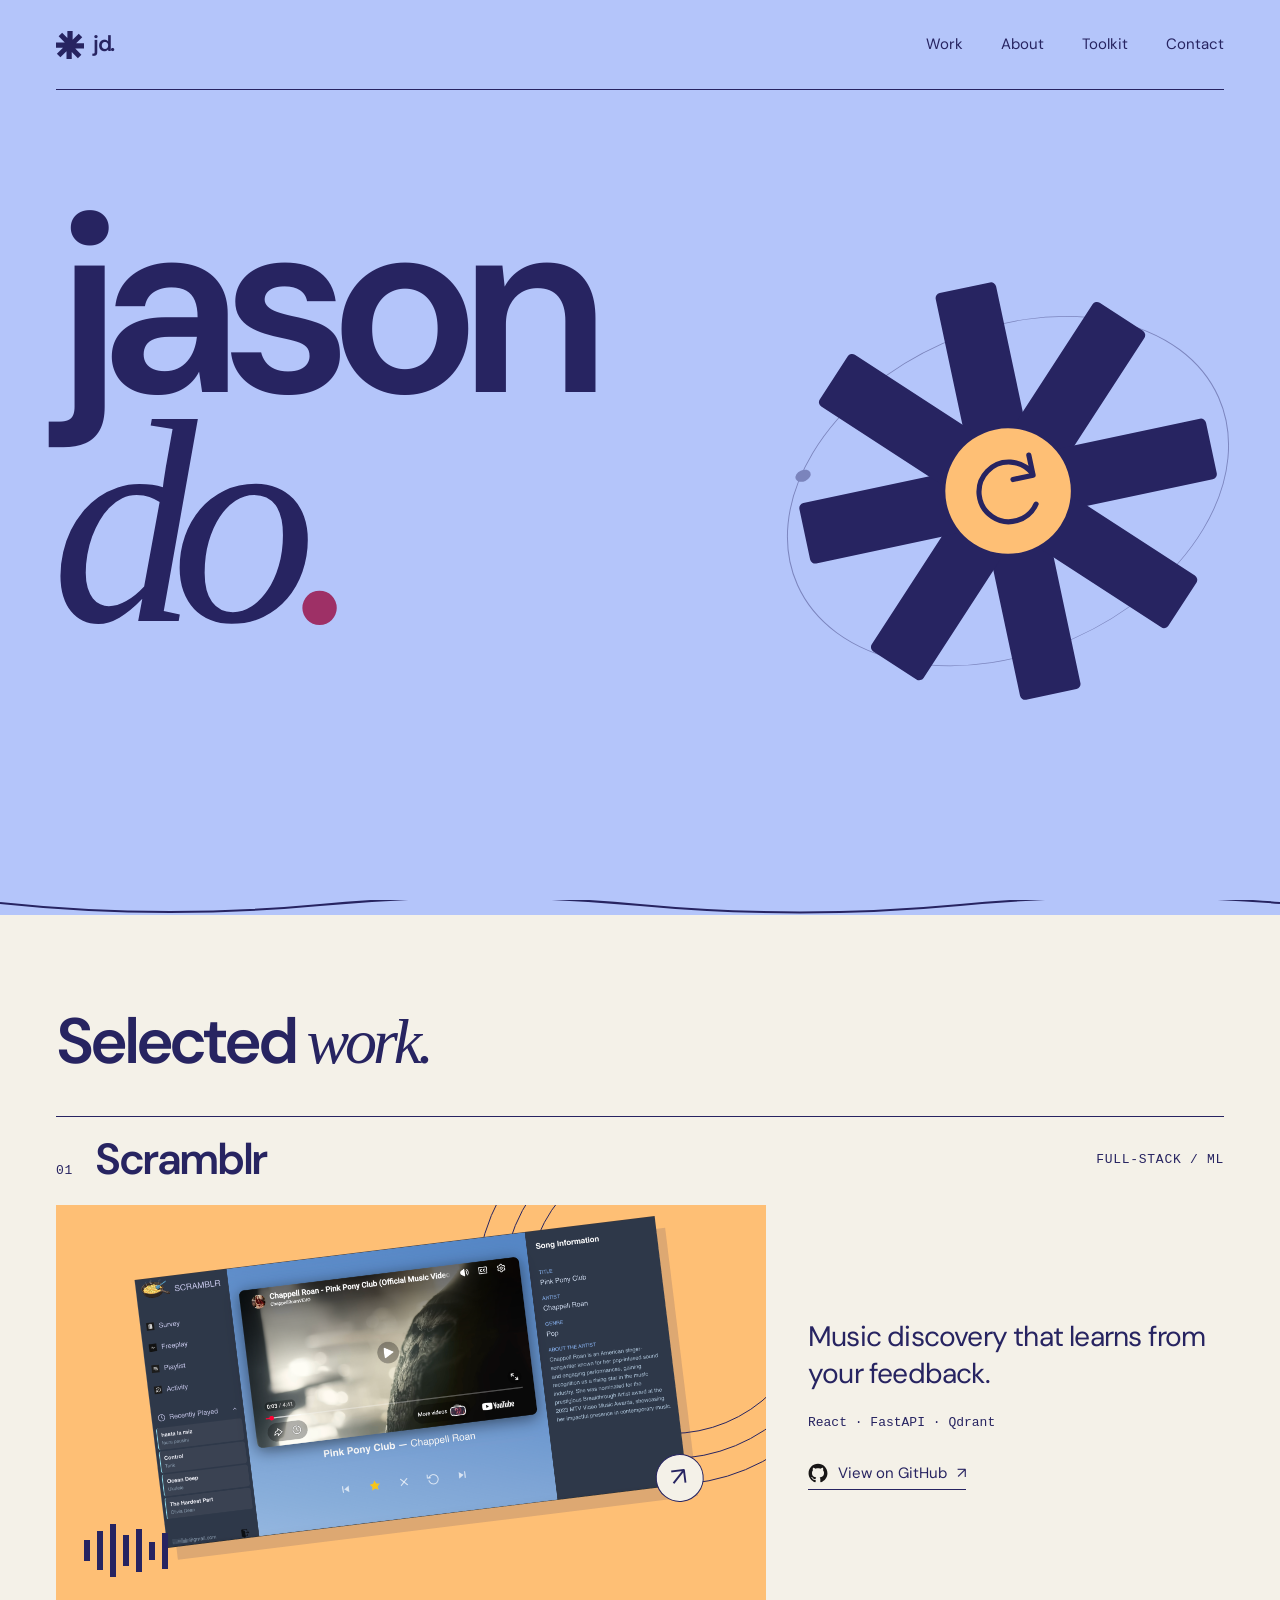
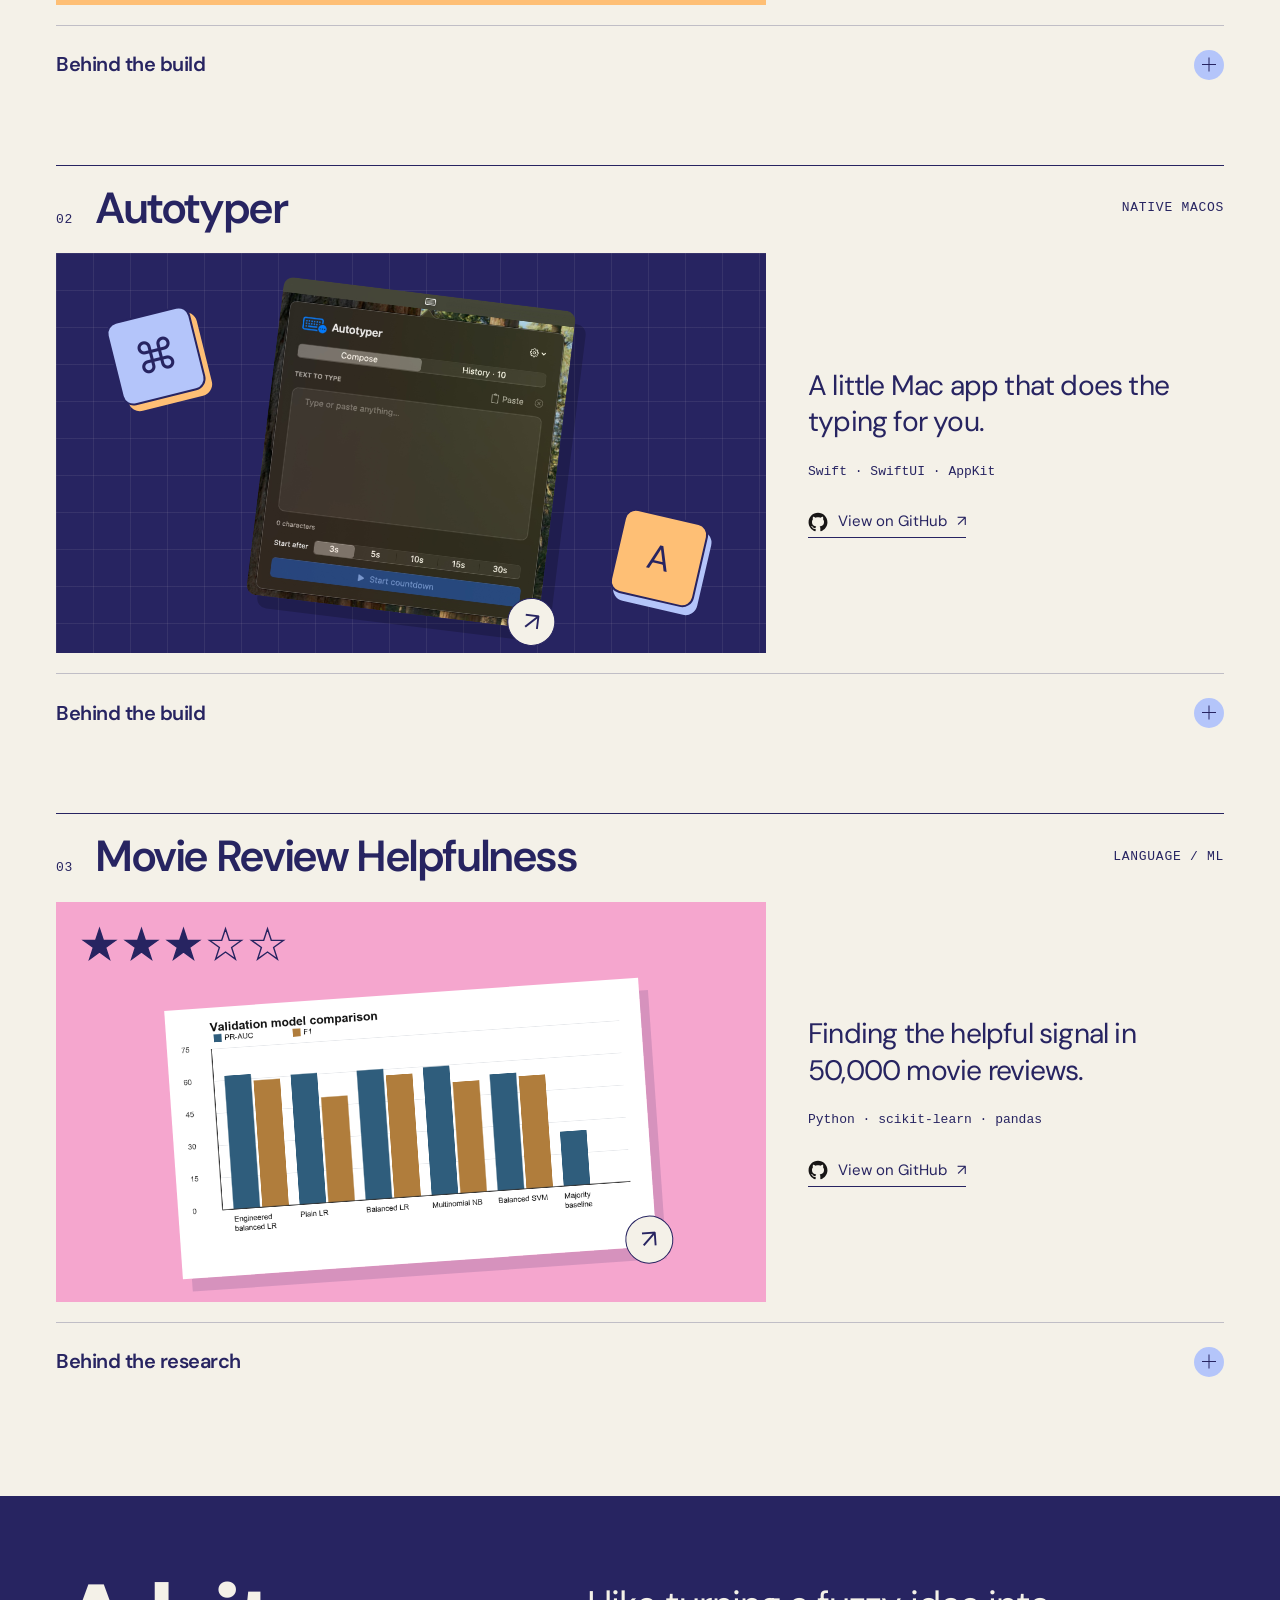
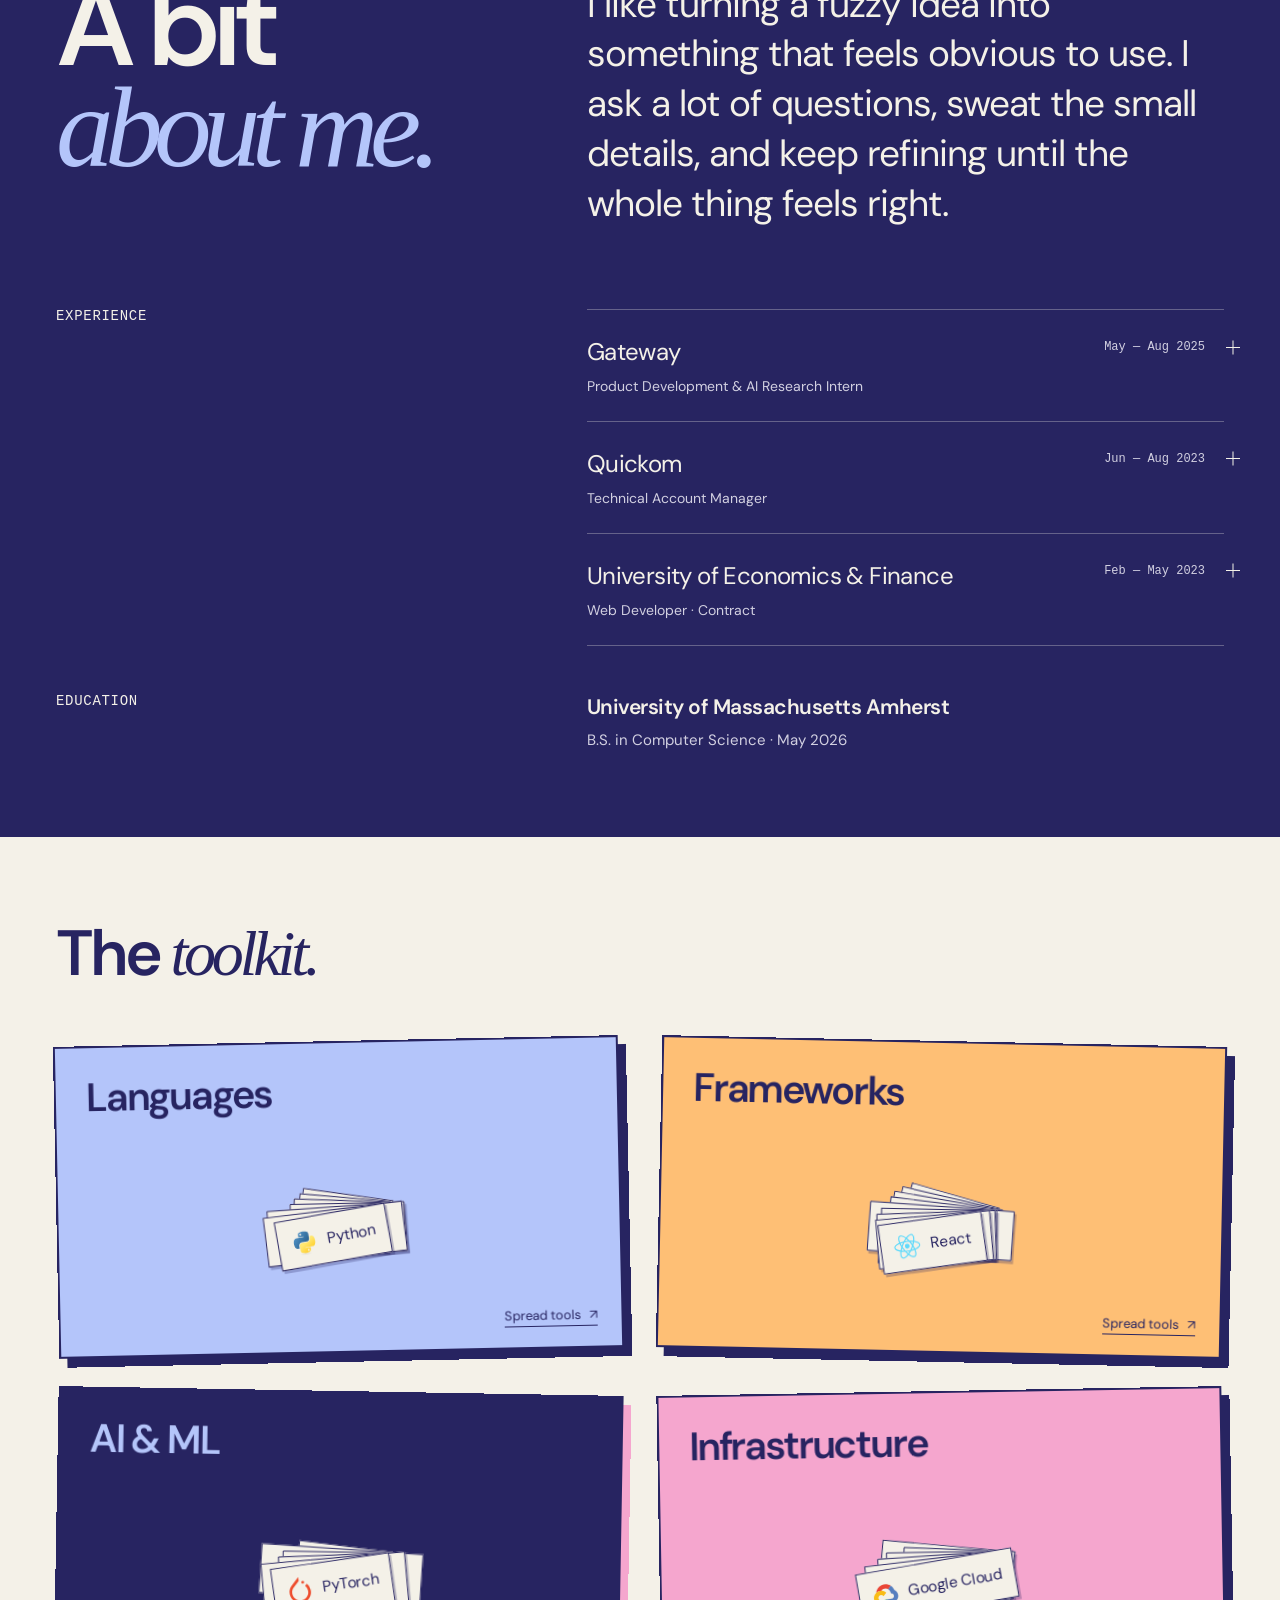
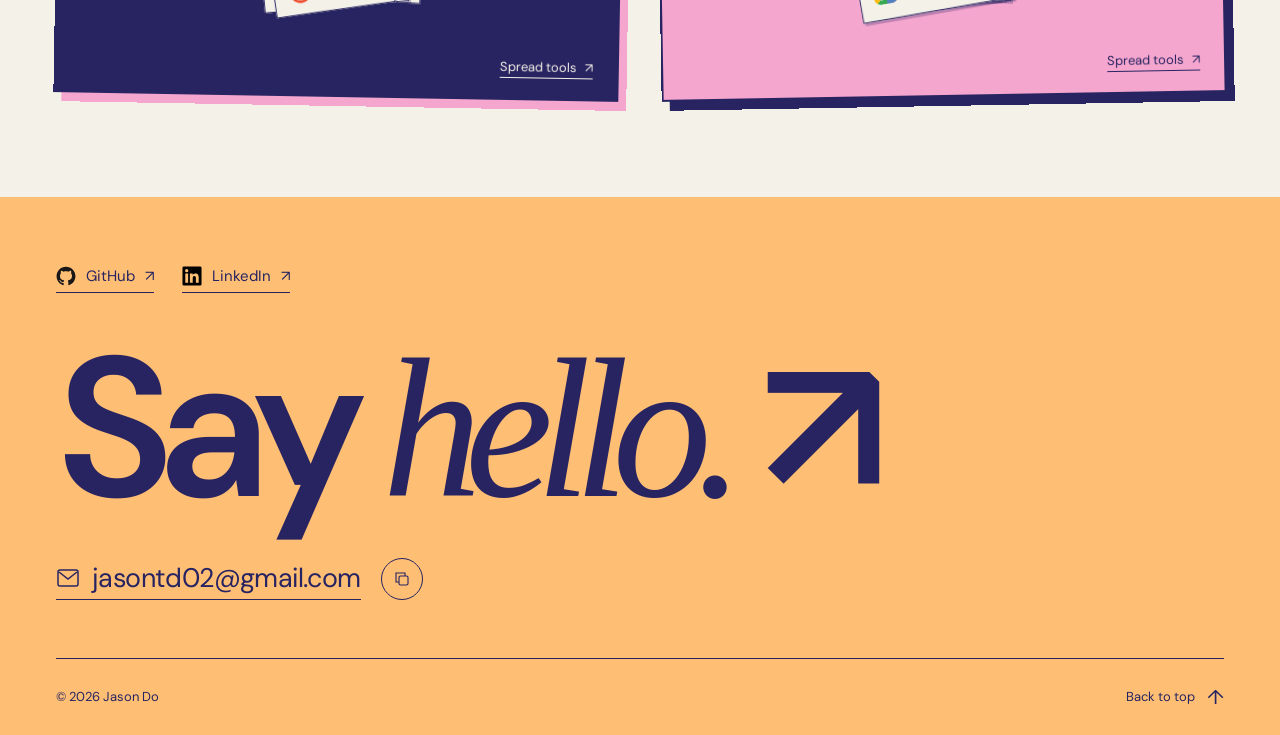
<file: index.html>
<!doctype html>
<html lang="en">
  <head>
    <meta charset="UTF-8" />
    <meta name="viewport" content="width=device-width, initial-scale=1" />
    <meta name="theme-color" content="#b4c5fa" />
    <meta
      name="description"
      content="Jason Do is a software engineer in Boston. Explore his work in full-stack applications, native macOS tools, and machine learning."
    />
    <meta property="og:title" content="Jason Do" />
    <meta
      property="og:description"
      content="Full-stack applications, native Mac tools, and machine learning. Selected work and experience."
    />
    <meta property="og:type" content="website" />
    <meta property="og:url" content="https://wavepin.github.io/" />
    <meta
      property="og:image"
      content="https://wavepin.github.io/assets/social-card.png"
    />
    <meta name="twitter:card" content="summary_large_image" />
    <link rel="canonical" href="https://wavepin.github.io/" />
    <link rel="icon" href="assets/favicon.svg" type="image/svg+xml" />
    <link
      rel="preload"
      href="assets/fonts/dm-sans-regular.ttf"
      as="font"
      type="font/ttf"
      crossorigin
    />
    <link
      rel="preload"
      href="assets/fonts/dm-sans-semibold.ttf"
      as="font"
      type="font/ttf"
      crossorigin
    />
    <link rel="stylesheet" href="styles.css" />
    <script src="script.js" defer></script>
    <title>Jason Do</title>
  </head>
  <body>
    <a class="skip-link" href="#main">Skip to content</a>
    <div class="masthead" id="home">
      <header class="wrap nav-shell">
        <a class="wordmark" href="#home" aria-label="Jason Do, back to top">
          <svg viewBox="0 0 32 32" aria-hidden="true">
            <path
              d="M13 0h6v10l7-7 4 4-7 7h9v6H22l7 7-4 4-7-7v8h-6v-9l-7 7-4-4 7-7H0v-6h10L3 6l4-4 6 6z"
              fill="currentColor"
            /></svg
          >jd.
        </a>
        <nav aria-label="Main navigation">
          <a href="#work">Work</a><a href="#about">About</a
          ><a href="#toolkit">Toolkit</a><a href="#contact">Contact</a>
        </nav>
      </header>
    </div>
    <main id="main">
      <div class="masthead">
        <section class="hero wrap" aria-labelledby="intro-title">
          <div class="hero-composition">
            <h1 class="hero-name" id="intro-title" aria-label="Jason Do">
              <span class="name-first" aria-hidden="true"
                ><span class="name-letter"><span class="name-glyph">j</span></span
                ><span class="name-letter"><span class="name-glyph">a</span></span
                ><span class="name-letter"><span class="name-glyph">s</span></span
                ><span class="name-letter"><span class="name-glyph">o</span></span
                ><span class="name-letter"><span class="name-glyph">n</span></span></span
              >
              <span class="name-last" aria-hidden="true"
                ><span class="name-letter"><span class="name-glyph">d</span></span
                ><span class="name-letter"><span class="name-glyph">o</span></span
                ><span class="name-letter name-dot"><span class="name-glyph">.</span></span></span
              >
            </h1>
            <div class="playground">
              <span class="orbit" aria-hidden="true"></span>
              <button
                class="spinner"
                type="button"
                aria-label="Spin and change colors. Current palette: Blue"
                disabled
              >
                <svg viewBox="0 0 420 420" fill="none" aria-hidden="true">
                  <g class="asterisk">
                    <rect x="180" y="8" width="60" height="404" rx="5" />
                    <rect
                      x="180"
                      y="8"
                      width="60"
                      height="404"
                      rx="5"
                      transform="rotate(45 210 210)"
                    />
                    <rect
                      x="180"
                      y="8"
                      width="60"
                      height="404"
                      rx="5"
                      transform="rotate(90 210 210)"
                    />
                    <rect
                      x="180"
                      y="8"
                      width="60"
                      height="404"
                      rx="5"
                      transform="rotate(135 210 210)"
                    />
                  </g>
                  <circle class="spinner-center" cx="210" cy="210" r="61" />
                  <path
                    class="spinner-mark"
                    d="M237 199a29 29 0 1 0-3 29M237 180v20h-20"
                  />
                </svg>
              </button>
            </div>
          </div>
        </section>
      </div>
      <div class="hero-stroke" aria-hidden="true">
        <svg preserveAspectRatio="none" viewBox="0 0 1440 15">
          <path
            d="M0 3Q180 20 360 5T720 5T1080 5T1440 3"
            stroke="currentColor"
            fill="none"
            stroke-width="2"
          />
        </svg>
      </div>

      <section id="work" class="work wrap" aria-labelledby="work-title">
        <div class="section-heading reveal">
          <h2 id="work-title">Selected <em>work.</em></h2>
        </div>
        <article class="project reveal" aria-labelledby="scramblr-title">
          <div class="project-heading">
            <div class="project-title">
              <span class="mono">01</span>
              <h3 id="scramblr-title">Scramblr</h3>
            </div>
            <span class="mono">Full-stack / ML</span>
          </div>
          <div class="project-grid">
            <div class="project-stage stage-scramblr">
              <span class="stage-orbit" aria-hidden="true"></span
              ><span class="sound-lines" aria-hidden="true"
                ><i style="--height: 14px; --delay: 0s"></i
                ><i style="--height: 26px; --delay: 0.1s"></i
                ><i style="--height: 35px; --delay: 0.2s"></i
                ><i style="--height: 21px; --delay: 0.3s"></i
                ><i style="--height: 29px; --delay: 0.1s"></i
                ><i style="--height: 12px; --delay: 0.2s"></i
                ><i style="--height: 24px; --delay: 0.3s"></i
              ></span>
              <a
                class="project-preview"
                href="assets/images/scramblr.png"
                data-preview="Scramblr"
                aria-label="Enlarge Scramblr screenshot"
                ><img
                  src="assets/images/scramblr.png"
                  alt="Scramblr music player with listening history, song information, and feedback controls"
                  width="2000"
                  height="1030"
                  loading="lazy"
                  decoding="async"
              /></a>
            </div>
            <div class="project-copy">
              <p class="project-description">
                Music discovery that learns from your feedback.
              </p>
              <p class="tech-list">React · FastAPI · Qdrant</p>
              <a
                class="text-link"
                href="https://github.com/wavepin/scramblr-lite"
                target="_blank"
                rel="noopener noreferrer"
                ><img
                  class="link-icon"
                  src="assets/icons/github.svg"
                  alt=""
                  width="20"
                  height="20"
                />View on GitHub <span aria-hidden="true">↗</span></a
              >
            </div>
            <details class="project-notes">
              <summary>
                <h4>Behind the build</h4>
                <span class="plus" aria-hidden="true"></span>
              </summary>
              <div class="details-body">
                <p>
                  Discover music beyond your usual rotation, starting with
                  songs you already enjoy. Listen through the built-in YouTube
                  player, revisit your listening history, and shape upcoming
                  recommendations with likes and dislikes.
                </p>
                <p>
                  Co-developed in a seven-person team, the original app pairs
                  a React frontend with Firebase authentication and storage.
                  A Node.js/Express API coordinates playback metadata and
                  recommendations, while a separate Python service uses CLAP
                  audio embeddings and Qdrant vector search to find similar songs.
                </p>
              </div>
            </details>
          </div>
        </article>
        <article class="project reveal" aria-labelledby="autotyper-title">
          <div class="project-heading">
            <div class="project-title">
              <span class="mono">02</span>
              <h3 id="autotyper-title">Autotyper</h3>
            </div>
            <span class="mono">Native macOS</span>
          </div>
          <div class="project-grid">
            <div class="project-stage stage-autotyper">
              <button
                class="keyboard-key"
                type="button"
                aria-label="Bounce the Command key"
              >
                <span class="key-face" aria-hidden="true">⌘</span>
              </button>
              <button
                class="keyboard-key key-a"
                type="button"
                aria-label="Bounce the A key"
              >
                <span class="key-face" aria-hidden="true">A</span>
              </button>
              <a
                class="project-preview"
                href="assets/images/autotyper.jpeg"
                data-preview="Autotyper"
                aria-label="Enlarge Autotyper screenshot"
                ><img
                  src="assets/images/autotyper.jpeg"
                  alt="Autotyper macOS menu bar app with text composer, history, and countdown controls"
                  width="914"
                  height="994"
                  loading="lazy"
                  decoding="async"
              /></a>
            </div>
            <div class="project-copy">
              <p class="project-description">
                A little Mac app that does the typing for you.
              </p>
              <p class="tech-list">Swift · SwiftUI · AppKit</p>
              <a
                class="text-link"
                href="https://github.com/wavepin/autotyper"
                target="_blank"
                rel="noopener noreferrer"
                ><img
                  class="link-icon"
                  src="assets/icons/github.svg"
                  alt=""
                  width="20"
                  height="20"
                />View on GitHub <span aria-hidden="true">↗</span></a
              >
            </div>
            <details class="project-notes">
              <summary>
                <h4>Behind the build</h4>
                <span class="plus" aria-hidden="true"></span>
              </summary>
              <div class="details-body">
                <p>
                  Simulates typing into website text inputs and password fields
                  that block clipboard pasting. Paste your text into Autotyper,
                  set a countdown, and click the field you want to fill.
                </p>
                <p>
                  Supports multiline text, emoji, and special characters, with
                  menu bar progress, a customizable shortcut, and quick cancellation.
                  Reuse recent text from local history; optional password-field
                  typing skips history saving.
                </p>
              </div>
            </details>
          </div>
        </article>
        <article class="project reveal" aria-labelledby="reviews-title">
          <div class="project-heading">
            <div class="project-title">
              <span class="mono">03</span>
              <h3 id="reviews-title">Movie Review Helpfulness</h3>
            </div>
            <span class="mono">Language / ML</span>
          </div>
          <div class="project-grid">
            <div class="project-stage stage-reviews">
              <span class="review-stars" aria-hidden="true">
                <span class="review-star">
                  <svg viewBox="0 0 40 40">
                    <path
                      class="review-star-fill"
                      d="m20 3 4.1 12.5h13.2l-10.7 7.8 4.1 12.5L20 28.1 9.3 35.8l4.1-12.5L2.7 15.5h13.2Z"
                    />
                    <path
                      class="review-star-outline"
                      d="m20 3 4.1 12.5h13.2l-10.7 7.8 4.1 12.5L20 28.1 9.3 35.8l4.1-12.5L2.7 15.5h13.2Z"
                    />
                  </svg>
                </span>
                <span class="review-star">
                  <svg viewBox="0 0 40 40">
                    <path
                      class="review-star-fill"
                      d="m20 3 4.1 12.5h13.2l-10.7 7.8 4.1 12.5L20 28.1 9.3 35.8l4.1-12.5L2.7 15.5h13.2Z"
                    />
                    <path
                      class="review-star-outline"
                      d="m20 3 4.1 12.5h13.2l-10.7 7.8 4.1 12.5L20 28.1 9.3 35.8l4.1-12.5L2.7 15.5h13.2Z"
                    />
                  </svg>
                </span>
                <span class="review-star">
                  <svg viewBox="0 0 40 40">
                    <path
                      class="review-star-fill"
                      d="m20 3 4.1 12.5h13.2l-10.7 7.8 4.1 12.5L20 28.1 9.3 35.8l4.1-12.5L2.7 15.5h13.2Z"
                    />
                    <path
                      class="review-star-outline"
                      d="m20 3 4.1 12.5h13.2l-10.7 7.8 4.1 12.5L20 28.1 9.3 35.8l4.1-12.5L2.7 15.5h13.2Z"
                    />
                  </svg>
                </span>
                <span class="review-star">
                  <svg viewBox="0 0 40 40">
                    <path
                      class="review-star-fill"
                      d="m20 3 4.1 12.5h13.2l-10.7 7.8 4.1 12.5L20 28.1 9.3 35.8l4.1-12.5L2.7 15.5h13.2Z"
                    />
                    <path
                      class="review-star-outline"
                      d="m20 3 4.1 12.5h13.2l-10.7 7.8 4.1 12.5L20 28.1 9.3 35.8l4.1-12.5L2.7 15.5h13.2Z"
                    />
                  </svg>
                </span>
                <span class="review-star">
                  <svg viewBox="0 0 40 40">
                    <path
                      class="review-star-fill"
                      d="m20 3 4.1 12.5h13.2l-10.7 7.8 4.1 12.5L20 28.1 9.3 35.8l4.1-12.5L2.7 15.5h13.2Z"
                    />
                    <path
                      class="review-star-outline"
                      d="m20 3 4.1 12.5h13.2l-10.7 7.8 4.1 12.5L20 28.1 9.3 35.8l4.1-12.5L2.7 15.5h13.2Z"
                    />
                  </svg>
                </span>
              </span>
              <a
                class="project-preview"
                href="assets/images/move-review-helpfulness.png"
                data-preview="Movie Review Helpfulness"
                aria-label="Enlarge Movie Review Helpfulness screenshot"
                ><img
                  src="assets/images/move-review-helpfulness.png"
                  alt="Validation chart comparing PR-AUC and F1 across six model variants and baselines"
                  width="1500"
                  height="850"
                  loading="lazy"
                  decoding="async"
              /></a>
            </div>
            <div class="project-copy">
              <p class="project-description">
                Finding the helpful signal in 50,000 movie reviews.
              </p>
              <p class="tech-list">Python · scikit-learn · pandas</p>
              <a
                class="text-link"
                href="https://github.com/wavepin/movie-review-helpfulness"
                target="_blank"
                rel="noopener noreferrer"
                ><img
                  class="link-icon"
                  src="assets/icons/github.svg"
                  alt=""
                  width="20"
                  height="20"
                />View on GitHub <span aria-hidden="true">↗</span></a
              >
            </div>
            <details class="project-notes">
              <summary>
                <h4>Behind the research</h4>
                <span class="plus" aria-hidden="true"></span>
              </summary>
              <div class="details-body">
                <p>
                  Investigates whether review text and metadata can predict
                  which Amazon movie reviews receive helpful votes. Across
                  50,000 reviews, the analysis explores how review length,
                  plot discussion, and emotional language relate to those
                  votes, with follow-up experiments examining review age
                  and existing votes.
                </p>
                <p>
                  In a three-person team, compared seven classifiers and
                  baselines using TF-IDF and 11 engineered features.
                  Scikit-learn pipelines fit preprocessing on training data,
                  with model and threshold selection on validation data.
                  Class-weighted logistic regression performed best on
                  validation, reaching 0.617 average precision and 0.580 F1
                  on the held-out test set.
                </p>
              </div>
            </details>
          </div>
        </article>
      </section>
      <section id="about" class="about" aria-labelledby="about-title">
        <div class="wrap">
          <div class="about-heading reveal">
            <h2 id="about-title">A bit<br /><em>about me.</em></h2>
            <p class="about-intro">
              I like turning a fuzzy idea into something that feels obvious to
              use. I ask a lot of questions, sweat the small details, and keep
              refining until the whole thing feels right.
            </p>
          </div>
          <div class="about-row reveal">
            <h3 class="subheading">Experience</h3>
            <div class="experience-list">
              <details class="experience">
                <summary>
                  <span
                    ><span class="company">Gateway</span
                    ><span class="job"
                      >Product Development &amp; AI Research Intern</span
                    ></span
                  ><span class="experience-side"
                    ><span class="date">May — Aug 2025</span
                    ><span class="plus" aria-hidden="true"></span
                  ></span>
                </summary>
                <div class="details-body">
                  <p>
                    Connected the web application to Google Cloud Storage with
                    signed-URL functions on Cloud Run. Evaluated AI tools for a
                    retrieval-augmented generation pipeline and multi-agent
                    architecture.
                  </p>
                  <p>
                    Built, tested, and deployed eight product enhancements and
                    fixes with a six-person Scrum team.
                  </p>
                </div>
              </details>
              <details class="experience">
                <summary>
                  <span
                    ><span class="company">Quickom</span
                    ><span class="job">Technical Account Manager</span></span
                  ><span class="experience-side"
                    ><span class="date">Jun — Aug 2023</span
                    ><span class="plus" aria-hidden="true"></span
                  ></span>
                </summary>
                <div class="details-body">
                  <p>
                    Created client reports directly from API event data and
                    identified more than 15 critical improvements through
                    pre-release testing.
                  </p>
                  <p>
                    Served as technical liaison for over 30 clients, resolving
                    platform issues and reducing support tickets by 20%.
                  </p>
                </div>
              </details>
              <details class="experience">
                <summary>
                  <span
                    ><span class="company"
                      >University of Economics &amp; Finance</span
                    ><span class="job">Web Developer · Contract</span></span
                  ><span class="experience-side"
                    ><span class="date">Feb — May 2023</span
                    ><span class="plus" aria-hidden="true"></span
                  ></span>
                </summary>
                <div class="details-body">
                  <p>
                    Took a responsive research blog from concept to launch for
                    the Center of International Studies. Integrated APIs for
                    content distribution and reduced load times by 40%.
                  </p>
                  <p>
                    Created documentation and trained five staff members, then
                    refined the site using their feedback.
                  </p>
                </div>
              </details>
            </div>
          </div>
          <div class="about-row education reveal">
            <h3 class="subheading">Education</h3>
            <div>
              <h4>University of Massachusetts Amherst</h4>
              <p>B.S. in Computer Science · May 2026</p>
            </div>
          </div>
        </div>
      </section>
      <section id="toolkit" class="toolkit" aria-labelledby="toolkit-title">
        <div class="wrap">
          <div class="section-heading reveal">
            <h2 id="toolkit-title">The <em>toolkit.</em></h2>
          </div>
          <div class="toolkit-grid">
            <div
              class="tool-panel tool-panel-1 reveal"
              role="group"
              aria-labelledby="tools-1"
              tabindex="-1"
            >
              <h3 id="tools-1">Languages</h3>
              <ul id="tool-list-1" class="tool-list" aria-labelledby="tools-1">
                <li class="tool-chip" style="--chip-angle: 1deg">
                  <img
                    src="assets/icons/python.svg"
                    alt=""
                    width="28"
                    height="28"
                    loading="lazy"
                  /><span>Python</span>
                </li>
                <li class="tool-chip" style="--chip-angle: -1deg">
                  <img
                    src="assets/icons/typescript.svg"
                    alt=""
                    width="28"
                    height="28"
                    loading="lazy"
                  /><span>TypeScript</span>
                </li>
                <li class="tool-chip" style="--chip-angle: 1deg">
                  <img
                    src="assets/icons/javascript.svg"
                    alt=""
                    width="28"
                    height="28"
                    loading="lazy"
                  /><span>JavaScript</span>
                </li>
                <li class="tool-chip" style="--chip-angle: -1deg">
                  <img
                    src="assets/icons/swift.svg"
                    alt=""
                    width="28"
                    height="28"
                    loading="lazy"
                  /><span>Swift</span>
                </li>
                <li class="tool-chip" style="--chip-angle: 1deg">
                  <img
                    src="assets/icons/java.svg"
                    alt=""
                    width="28"
                    height="28"
                    loading="lazy"
                  /><span>Java</span>
                </li>
                <li class="tool-chip" style="--chip-angle: -1deg">
                  <img
                    src="assets/icons/database.svg"
                    alt=""
                    width="28"
                    height="28"
                    loading="lazy"
                  /><span>SQL</span>
                </li>
                <li class="tool-chip" style="--chip-angle: 1deg">
                  <img
                    src="assets/icons/cplusplus.svg"
                    alt=""
                    width="28"
                    height="28"
                    loading="lazy"
                  /><span>C++</span>
                </li>
              </ul>
              <button
                class="tool-deck-trigger"
                type="button"
                aria-label="Spread Languages tools"
                aria-controls="tool-list-1"
                aria-expanded="false"
                hidden
              >
                <span>Spread tools <span aria-hidden="true">↗</span></span>
              </button>
            </div>
            <div
              class="tool-panel tool-panel-2 reveal"
              role="group"
              aria-labelledby="tools-2"
              tabindex="-1"
            >
              <h3 id="tools-2">Frameworks</h3>
              <ul id="tool-list-2" class="tool-list" aria-labelledby="tools-2">
                <li class="tool-chip" style="--chip-angle: 1deg">
                  <img
                    src="assets/icons/react.svg"
                    alt=""
                    width="28"
                    height="28"
                    loading="lazy"
                  /><span>React</span>
                </li>
                <li class="tool-chip" style="--chip-angle: -1deg">
                  <img
                    src="assets/icons/nodejs.svg"
                    alt=""
                    width="28"
                    height="28"
                    loading="lazy"
                  /><span>Node.js</span>
                </li>
                <li class="tool-chip" style="--chip-angle: 1deg">
                  <img
                    src="assets/icons/express.svg"
                    alt=""
                    width="28"
                    height="28"
                    loading="lazy"
                  /><span>Express</span>
                </li>
                <li class="tool-chip" style="--chip-angle: -1deg">
                  <img
                    src="assets/icons/fastapi.svg"
                    alt=""
                    width="28"
                    height="28"
                    loading="lazy"
                  /><span>FastAPI</span>
                </li>
                <li class="tool-chip" style="--chip-angle: 1deg">
                  <img
                    src="assets/icons/spring.svg"
                    alt=""
                    width="28"
                    height="28"
                    loading="lazy"
                  /><span>Spring Boot</span>
                </li>
                <li class="tool-chip" style="--chip-angle: -1deg">
                  <img
                    src="assets/icons/swift.svg"
                    alt=""
                    width="28"
                    height="28"
                    loading="lazy"
                  /><span>SwiftUI</span>
                </li>
                <li class="tool-chip" style="--chip-angle: 1deg">
                  <img
                    src="assets/icons/apple.svg"
                    alt=""
                    width="28"
                    height="28"
                    loading="lazy"
                  /><span>AppKit</span>
                </li>
                <li class="tool-chip" style="--chip-angle: -1deg">
                  <img
                    src="assets/icons/html5.svg"
                    alt=""
                    width="28"
                    height="28"
                    loading="lazy"
                  /><span>HTML</span>
                </li>
                <li class="tool-chip" style="--chip-angle: 1deg">
                  <img
                    src="assets/icons/css3.svg"
                    alt=""
                    width="28"
                    height="28"
                    loading="lazy"
                  /><span>CSS</span>
                </li>
              </ul>
              <button
                class="tool-deck-trigger"
                type="button"
                aria-label="Spread Frameworks tools"
                aria-controls="tool-list-2"
                aria-expanded="false"
                hidden
              >
                <span>Spread tools <span aria-hidden="true">↗</span></span>
              </button>
            </div>
            <div
              class="tool-panel tool-panel-3 reveal"
              role="group"
              aria-labelledby="tools-3"
              tabindex="-1"
            >
              <h3 id="tools-3">AI &amp; ML</h3>
              <ul id="tool-list-3" class="tool-list" aria-labelledby="tools-3">
                <li class="tool-chip" style="--chip-angle: 1deg">
                  <img
                    src="assets/icons/pytorch.svg"
                    alt=""
                    width="28"
                    height="28"
                    loading="lazy"
                  /><span>PyTorch</span>
                </li>
                <li class="tool-chip" style="--chip-angle: -1deg">
                  <img
                    src="assets/icons/scikitlearn.svg"
                    alt=""
                    width="28"
                    height="28"
                    loading="lazy"
                  /><span>scikit-learn</span>
                </li>
                <li class="tool-chip" style="--chip-angle: 1deg">
                  <img
                    src="assets/icons/pandas.svg"
                    alt=""
                    width="28"
                    height="28"
                    loading="lazy"
                  /><span>pandas</span>
                </li>
                <li class="tool-chip" style="--chip-angle: -1deg">
                  <img
                    src="assets/icons/numpy.svg"
                    alt=""
                    width="28"
                    height="28"
                    loading="lazy"
                  /><span>NumPy</span>
                </li>
                <li class="tool-chip" style="--chip-angle: 1deg">
                  <img
                    src="assets/icons/vector-search.svg"
                    alt=""
                    width="28"
                    height="28"
                    loading="lazy"
                  /><span>Vector search</span>
                </li>
                <li class="tool-chip" style="--chip-angle: -1deg">
                  <img
                    src="assets/icons/rag.svg"
                    alt=""
                    width="28"
                    height="28"
                    loading="lazy"
                  /><span>RAG</span>
                </li>
              </ul>
              <button
                class="tool-deck-trigger"
                type="button"
                aria-label="Spread AI &amp; ML tools"
                aria-controls="tool-list-3"
                aria-expanded="false"
                hidden
              >
                <span>Spread tools <span aria-hidden="true">↗</span></span>
              </button>
            </div>
            <div
              class="tool-panel tool-panel-4 reveal"
              role="group"
              aria-labelledby="tools-4"
              tabindex="-1"
            >
              <h3 id="tools-4">Infrastructure</h3>
              <ul id="tool-list-4" class="tool-list" aria-labelledby="tools-4">
                <li class="tool-chip" style="--chip-angle: 1deg">
                  <img
                    src="assets/icons/googlecloud.svg"
                    alt=""
                    width="28"
                    height="28"
                    loading="lazy"
                  /><span>Google Cloud</span>
                </li>
                <li class="tool-chip" style="--chip-angle: -1deg">
                  <img
                    src="assets/icons/postgresql.svg"
                    alt=""
                    width="28"
                    height="28"
                    loading="lazy"
                  /><span>PostgreSQL</span>
                </li>
                <li class="tool-chip" style="--chip-angle: 1deg">
                  <img
                    src="assets/icons/firebase.svg"
                    alt=""
                    width="28"
                    height="28"
                    loading="lazy"
                  /><span>Firebase</span>
                </li>
                <li class="tool-chip" style="--chip-angle: -1deg">
                  <img
                    src="assets/icons/qdrant-red.svg"
                    alt=""
                    width="28"
                    height="28"
                    loading="lazy"
                  /><span>Qdrant</span>
                </li>
                <li class="tool-chip" style="--chip-angle: 1deg">
                  <img
                    src="assets/icons/git.svg"
                    alt=""
                    width="28"
                    height="28"
                    loading="lazy"
                  /><span>Git</span>
                </li>
                <li class="tool-chip" style="--chip-angle: -1deg">
                  <img
                    src="assets/icons/api.svg"
                    alt=""
                    width="28"
                    height="28"
                    loading="lazy"
                  /><span>REST APIs</span>
                </li>
              </ul>
              <button
                class="tool-deck-trigger"
                type="button"
                aria-label="Spread Infrastructure tools"
                aria-controls="tool-list-4"
                aria-expanded="false"
                hidden
              >
                <span>Spread tools <span aria-hidden="true">↗</span></span>
              </button>
            </div>
          </div>
        </div>
      </section>
      <section id="contact" class="contact" aria-labelledby="contact-title">
        <div class="wrap">
          <div class="contact-top">
            <div class="contact-links">
              <a
                class="text-link"
                href="https://github.com/wavepin"
                target="_blank"
                rel="noopener noreferrer"
                ><img
                  class="link-icon"
                  src="assets/icons/github.svg"
                  alt=""
                  width="20"
                  height="20"
                />GitHub <span aria-hidden="true">↗</span></a
              ><a
                class="text-link"
                href="https://www.linkedin.com/in/jason-do-1b9149302/"
                target="_blank"
                rel="noopener noreferrer"
                ><img
                  class="link-icon"
                  src="assets/icons/linkedin.svg"
                  alt=""
                  width="20"
                  height="20"
                />LinkedIn <span aria-hidden="true">↗</span></a
              >
            </div>
          </div>
          <a class="contact-title" href="mailto:jasontd02@gmail.com"
            ><h2 id="contact-title">
              Say <em>hello.</em>
              <span class="hello-arrow" aria-hidden="true">↗</span>
            </h2></a
          >
          <div class="email-row">
            <a class="email" href="mailto:jasontd02@gmail.com"
              ><svg
                class="mail-icon"
                viewBox="0 0 24 24"
                fill="none"
                stroke="currentColor"
                stroke-width="1.5"
                aria-hidden="true"
              >
                <rect x="2" y="4" width="20" height="16" rx="2" />
                <path d="m3 6 9 7 9-7" /></svg
              >jasontd02@gmail.com</a
            ><button
              class="copy-button"
              type="button"
              aria-label="Copy email address"
              title="Copy email"
              hidden
            >
              <svg
                viewBox="0 0 24 24"
                fill="none"
                stroke="currentColor"
                stroke-width="1.5"
                aria-hidden="true"
              >
                <rect x="8" y="8" width="12" height="12" rx="2" />
                <path d="M16 8V4H4v12h4" />
              </svg>
            </button>
          </div>
          <footer class="footer">
            <span>© <span id="year">2026</span> Jason Do</span
            ><a href="#home">Back to top <span aria-hidden="true">↑</span></a>
          </footer>
        </div>
      </section>
    </main>
    <p class="toast" role="status" aria-live="polite"></p>
    <dialog class="image-dialog" aria-labelledby="preview-title">
      <div class="dialog-top">
        <h2 id="preview-title"></h2>
        <button
          class="close-preview"
          type="button"
          aria-label="Close image preview"
        >
          ×
        </button>
      </div>
      <img class="preview-image" alt="" />
    </dialog>
  </body>
</html>
</file>
<file: styles.css>
@font-face {
  font-family: "DM Sans";
  src: url("assets/fonts/dm-sans-regular.ttf") format("truetype");
  font-weight: 400;
  font-display: swap;
}

@font-face {
  font-family: "DM Sans";
  src: url("assets/fonts/dm-sans-semibold.ttf") format("truetype");
  font-weight: 600;
  font-display: swap;
}

:root {
  --paper: #f4f1e8;
  --acid: #b4c5fa;
  --ink: #272461;
  --pink: #febf75;
  --orange: #f5a6ce;
  --toolkit-accent: #f5a6ce;
  --ease: cubic-bezier(0.22, 1, 0.36, 1);
  --bounce: cubic-bezier(0.34, 1.56, 0.64, 1);
}

* {
  box-sizing: border-box;
}

html {
  scroll-behavior: smooth;
  scroll-padding-top: 24px;
}

body {
  margin: 0;
  color: var(--ink);
  background: var(--paper);
  font:
    400 16px/1.55 "DM Sans",
    sans-serif;
  -webkit-font-smoothing: antialiased;
}

body.modal-open {
  overflow: hidden;
}

button,
a,
summary {
  -webkit-tap-highlight-color: transparent;
}

button,
input {
  font: inherit;
}

button {
  color: inherit;
  cursor: pointer;
  border: 0;
}

a {
  color: inherit;
  text-decoration: none;
}

button:disabled {
  cursor: default;
}

button,
a {
  touch-action: manipulation;
}

button:focus-visible,
a:focus-visible,
summary:focus-visible {
  outline: 3px solid currentColor;
  outline-offset: 6px;
}

::selection {
  color: var(--ink);
  background: var(--pink);
}

[hidden] {
  display: none !important;
}

h1,
h2,
h3,
h4,
p {
  margin: 0;
}

h1,
h2,
h3,
h4 {
  font-weight: 600;
  line-height: 1;
}

img,
svg {
  display: block;
  max-width: 100%;
}

.wrap {
  width: min(100% - 112px, 1440px);
  margin-inline: auto;
}

.mono {
  font-family: "Courier New", monospace;
  font-size: 13px;
  letter-spacing: 0.055em;
  text-transform: uppercase;
}

.skip-link {
  position: fixed;
  top: -100px;
  left: 20px;
  z-index: 30;
  background: var(--ink);
  color: var(--paper);
  padding: 14px 20px;
}

.skip-link:focus {
  top: 16px;
}

/* A type specimen you can play with. */
.masthead {
  background: var(--acid);
  overflow-x: clip;
  transition: background 0.45s;
}

.nav-shell {
  height: 90px;
  display: flex;
  align-items: center;
  justify-content: space-between;
  border-bottom: 1px solid var(--ink);
}

.wordmark {
  display: flex;
  align-items: center;
  gap: 9px;
  font-size: 22px;
  font-weight: 600;
  letter-spacing: -1.5px;
}

.wordmark svg {
  width: 28px;
  height: 28px;
  transition: transform 0.6s var(--bounce);
}

.wordmark:hover svg {
  transform: rotate(180deg);
}

nav {
  display: flex;
  gap: 38px;
}

nav a {
  font-size: 15px;
  position: relative;
}

nav a::after {
  content: "";
  position: absolute;
  height: 2px;
  background: currentColor;
  left: 0;
  right: 0;
  bottom: -4px;
  transform: scaleX(0);
  transform-origin: left;
  transition: transform 0.25s;
}

nav a:hover::after,
nav a:focus-visible::after {
  transform: scaleX(1);
}

.hero {
  position: relative;
  min-height: calc(100svh - 90px);
  display: grid;
  align-items: center;
  padding-block: 45px 60px;
}

.hero-composition {
  position: relative;
  display: grid;
  align-items: start;
  min-height: 555px;
}

.hero-name {
  grid-area: 1 / 1;
  position: relative;
  z-index: 2;
  width: max-content;
  letter-spacing: -0.09em;
  font-size: clamp(140px, 19.6vw, 292px);
  line-height: 0.77;
  pointer-events: none;
}

.name-first {
  display: block;
}

.name-last {
  display: block;
  margin-left: -0.015em;
  margin-top: 8px;
  font-family: Georgia, "Times New Roman", serif;
  font-weight: 400;
  font-style: italic;
  font-size: 1.16em;
  letter-spacing: -0.09em;
}

.name-letter {
  display: inline-block;
  pointer-events: auto;
  transform-origin: 50% 85%;
  transition:
    color 0.25s,
    transform 0.55s var(--bounce);
}

.name-letter:hover {
  color: #9e3066;
  transform: translateY(-15px) rotate(-7deg);
}

.name-glyph {
  display: inline-block;
  transform-origin: 50% 85%;
}

/* Independent motion layers let hovering lift a letter during the quiet wave. */
@media (prefers-reduced-motion: no-preference) {
  .hero-name.is-settled .name-glyph {
    animation: name-drift 6.4s ease-in-out infinite;
    animation-delay: calc(1.6s + var(--letter-index) * 120ms);
    animation-play-state: paused;
  }

  .hero-name.is-idling .name-glyph {
    animation-play-state: running;
  }
}

@keyframes name-drift {
  0%, 18%, 100% {
    translate: 0 0;
    rotate: 0deg;
  }
  7% {
    translate: 0 -4px;
    rotate: -1deg;
  }
  12% {
    translate: 0 1px;
    rotate: 0.4deg;
  }
}

.name-dot {
  color: #9e3066;
}

.playground {
  position: relative;
  grid-area: 1 / 1;
  justify-self: end;
  width: 37%;
  max-width: 475px;
  margin-top: 65px;
}

.orbit {
  position: absolute;
  inset: -15px -15px auto;
  aspect-ratio: 1;
  border: 1px solid var(--ink);
  border-radius: 50%;
  transform: rotate(-24deg) scaleY(0.7);
  opacity: 0.4;
}

.orbit::after {
  content: "";
  position: absolute;
  width: 16px;
  height: 16px;
  background: var(--ink);
  border-radius: 50%;
  top: 18%;
  left: 9%;
}

.spinner {
  position: relative;
  display: block;
  width: 100%;
  aspect-ratio: 1;
  padding: 0;
  background: none;
  z-index: 2;
  transform: rotate(-12deg);
  transition: transform 0.7s var(--bounce);
}

.spinner:hover {
  transform: rotate(0deg) scale(1.045);
}

.spinner:active {
  transform: rotate(8deg) scale(0.93);
}

.spinner:focus-visible {
  outline-offset: 12px;
  border-radius: 50%;
}

.spinner svg {
  width: 100%;
  height: 100%;
  overflow: visible;
}

.asterisk {
  fill: var(--ink);
}

.spinner-center {
  fill: var(--pink);
  transition: fill 0.45s;
}

.spinner-mark {
  fill: none;
  stroke: var(--ink);
  stroke-width: 5;
  stroke-linecap: round;
  stroke-linejoin: round;
}

.link-icon {
  flex-shrink: 0;
  object-fit: contain;
}

.text-link .link-icon {
  transition: transform 0.5s var(--bounce);
}

.text-link:hover .link-icon {
  transform: rotate(-12deg) scale(1.16);
}

.hero-stroke {
  height: 15px;
  color: var(--ink);
  background: var(--acid);
  overflow: hidden;
}

.hero-stroke svg {
  height: 15px;
  width: 100%;
  max-width: none;
}

/* Each project is a different print in the same collection. */
.work {
  padding-block: 95px 110px;
}

.section-heading {
  display: flex;
  align-items: baseline;
  justify-content: space-between;
  margin-bottom: 42px;
}

.section-heading h2 {
  font-size: clamp(40px, 5vw, 74px);
  letter-spacing: -0.065em;
}

.section-heading h2 em {
  font-family: Georgia, serif;
  font-weight: 400;
}

.project {
  border-top: 1px solid var(--ink);
  padding-top: 21px;
}

.project + .project {
  margin-top: 76px;
}

.project-heading {
  display: flex;
  justify-content: space-between;
  align-items: center;
  gap: 20px;
  margin-bottom: 23px;
}

.project-title {
  display: flex;
  align-items: baseline;
  gap: 22px;
}

.project-title h3 {
  font-size: clamp(28px, 3.4vw, 49px);
  letter-spacing: -0.055em;
}

.project-heading > .mono {
  text-align: right;
}

.project-grid {
  --project-stage-height: 400px;
  display: grid;
  grid-template-columns: 1.55fr 1fr;
  align-items: stretch;
}

.project-stage {
  align-self: start;
  height: var(--project-stage-height);
  position: relative;
  overflow: hidden;
  display: flex;
  align-items: center;
  justify-content: center;
  isolation: isolate;
}

.project-preview {
  position: relative;
  width: 80%;
  display: block;
  z-index: 2;
  transition: transform 0.65s var(--bounce);
}

.project-preview img {
  width: 100%;
  height: auto;
  box-shadow: 9px 13px 0 #27246126;
}

.project-preview::after {
  content: "↗";
  position: absolute;
  right: -17px;
  bottom: -17px;
  display: grid;
  place-items: center;
  border: 1px solid var(--ink);
  border-radius: 50%;
  background: var(--paper);
  color: var(--ink);
  width: 46px;
  height: 46px;
  font-size: 25px;
  transition: transform 0.4s var(--bounce);
}

.project-preview:hover::after {
  transform: rotate(45deg);
}

.stage-scramblr {
  background: var(--pink);
  padding-block: 30px 75px;
}

.stage-scramblr .project-preview {
  max-width: calc((var(--project-stage-height) - 130px) * 1.94);
  transform: rotate(-7deg);
}

.stage-scramblr .project-preview:hover {
  transform: rotate(-2deg) scale(1.06);
}

.stage-orbit {
  position: absolute;
  width: 390px;
  height: 390px;
  border: 1px solid var(--ink);
  border-radius: 50%;
  right: -100px;
  top: -110px;
}

.stage-orbit::before,
.stage-orbit::after {
  content: "";
  position: absolute;
  border: 1px solid var(--ink);
  border-radius: 50%;
}

.stage-orbit::before {
  inset: 25px;
}

.stage-orbit::after {
  inset: 50px;
}

.sound-lines {
  position: absolute;
  z-index: 3;
  bottom: 16px;
  left: 28px;
  display: flex;
  gap: 7px;
  height: 76px;
  align-items: center;
}

.sound-lines i {
  display: block;
  width: 6px;
  height: calc(var(--height) * 1.5);
  background: var(--ink);
  transform-origin: center;
}

@media (prefers-reduced-motion: no-preference) {
  .sound-lines i {
    animation: equalize 0.32s cubic-bezier(.45, 0, .55, 1) alternate infinite;
    animation-delay: calc(var(--delay) * -1);
    animation-play-state: paused;
  }

  .stage-scramblr.is-playing .sound-lines i {
    animation-play-state: running;
  }
}

.project-copy {
  padding: 24px 0 24px 42px;
  display: flex;
  flex-direction: column;
  align-items: flex-start;
  justify-content: center;
}

.project-description {
  font-size: clamp(21px, 2.2vw, 29px);
  line-height: 1.3;
  letter-spacing: -0.8px;
  max-width: 440px;
}

.tech-list {
  margin-block: 20px 27px;
  font-family: "Courier New", monospace;
  font-size: 13px;
  line-height: 1.7;
}

.text-link {
  display: inline-flex;
  align-items: center;
  gap: 10px;
  border-bottom: 1px solid currentColor;
  padding-bottom: 4px;
  font-size: 15px;
}

.text-link span {
  transition: transform 0.3s var(--bounce);
}

.text-link:hover span {
  transform: translate(3px, -3px);
}

.project-notes {
  grid-column: 1 / -1;
  width: 100%;
  border-top: 1px solid #27246140;
  margin-top: 20px;
  padding-top: 15px;
}

.project-notes .details-body {
  display: grid;
  grid-template-columns: 1fr 1fr;
  gap: 42px;
  padding-bottom: 24px;
}

.project-notes .details-body p + p {
  margin-top: 0;
}

summary {
  display: flex;
  justify-content: space-between;
  align-items: center;
  gap: 20px;
  cursor: pointer;
  list-style: none;
  font-size: 14px;
  padding: 9px 0;
}

.project-notes > summary {
  min-height: 48px;
}

.project-notes > summary h4 {
  font-size: 20px;
  font-weight: 600;
  line-height: 1.35;
  letter-spacing: -0.025em;
  text-decoration: underline;
  text-decoration-color: transparent;
  text-underline-offset: 5px;
  transition: text-decoration-color 0.2s;
}

.project-notes > summary:hover h4,
.project-notes > summary:focus-visible h4 {
  text-decoration-color: currentColor;
}

.project-notes > summary .plus {
  flex-basis: 30px;
  height: 30px;
  border-radius: 50%;
  background: var(--acid);
}

.project-notes > summary .plus::before,
.project-notes > summary .plus::after {
  top: 14px;
  left: 8px;
}

summary::-webkit-details-marker {
  display: none;
}

.plus {
  flex: 0 0 18px;
  height: 18px;
  position: relative;
  transition: transform 0.3s var(--bounce);
}

.plus::before,
.plus::after {
  content: "";
  position: absolute;
  background: currentColor;
  height: 1px;
  width: 14px;
  top: 8px;
  left: 2px;
}

.plus::after {
  transform: rotate(90deg);
}

details[open] > summary .plus {
  transform: rotate(45deg);
}

.details-body {
  padding-block: 12px 16px;
  font-size: 15px;
  line-height: 1.65;
}

.details-body p + p {
  margin-top: 12px;
}

details.is-animating {
  overflow: clip;
}

details.is-animating > .details-body {
  transform-origin: top left;
}

.plus {
  transition-duration: 0.6s;
}

details[data-expanded="false"] > summary .plus {
  transform: rotate(0);
}

.stage-autotyper {
  background: var(--ink);
  background-image:
    linear-gradient(#f4f1e814 1px, transparent 1px),
    linear-gradient(90deg, #f4f1e814 1px, transparent 1px);
  background-size: 37px 37px;
}

.stage-autotyper .project-preview {
  width: 43%;
  max-width: calc((var(--project-stage-height) - 80px) * 0.92);
  transform: rotate(7deg);
}

.stage-autotyper .project-preview:hover {
  transform: rotate(0deg) scale(1.04);
}

.stage-autotyper .project-preview img {
  box-shadow: 12px 12px 0 #0003;
  border-radius: 10px;
}

.keyboard-key {
  position: absolute;
  z-index: 3;
  width: 86px;
  height: 86px;
  padding: 0;
  background: transparent;
  color: var(--ink);
  border-radius: 12px;
  font-size: 43px;
  line-height: 1;
  transform: rotate(-14deg);
  left: 8%;
  top: 15%;
}

.key-face {
  display: grid;
  place-items: center;
  width: 100%;
  height: 100%;
  background: var(--acid);
  border: 2px solid var(--ink);
  box-shadow: 5px 7px 0 var(--pink);
  border-radius: inherit;
  pointer-events: none;
}

.keyboard-key:focus-visible {
  outline-color: var(--paper);
}

.keyboard-key:active .key-face {
  transform: translateY(3px) scale(.96);
}

.keyboard-key.key-a {
  left: auto;
  top: auto;
  right: 9%;
  bottom: 13%;
  font-size: 35px;
  transform: rotate(13deg);
}

.key-a .key-face {
  background: var(--pink);
  box-shadow: 5px 7px 0 var(--acid);
}

.stage-reviews {
  background: var(--orange);
  padding-block: 80px 25px;
}

.stage-reviews .project-preview {
  transform: rotate(-4deg);
  width: 81%;
  max-width: calc((var(--project-stage-height) - 130px) * 1.76);
}

.stage-reviews .project-preview:hover {
  transform: rotate(0deg) scale(1.04);
}

.review-stars {
  position: absolute;
  z-index: 3;
  top: 20px;
  left: 25px;
  display: flex;
  gap: 5px;
  padding-block: 4px;
  font-size: 37px;
  line-height: 1;
}

.review-star {
  display: block;
  width: 1em;
  height: 1em;
  pointer-events: none;
}

.review-star svg {
  width: 100%;
  height: 100%;
  overflow: visible;
}

.review-star-fill {
  fill: var(--ink);
  clip-path: inset(0 0 0 0);
  transform-box: view-box;
}

.review-star:nth-child(n + 4) .review-star-fill {
  clip-path: inset(0 100% 0 0);
}

.review-star-outline {
  fill: none;
  stroke: var(--ink);
  stroke-width: 1.5;
}

/* A quieter reverse side, with the substance intact. */
.about {
  background: var(--ink);
  color: var(--paper);
  padding-block: 80px 85px;
}

.about-heading {
  display: grid;
  grid-template-columns: 0.85fr 1.15fr;
  gap: 60px;
  align-items: start;
  margin-bottom: 80px;
}

.about h2 {
  font-size: clamp(75px, 9vw, 132px);
  letter-spacing: -0.075em;
  line-height: 0.88;
}

.about h2 em {
  color: var(--acid);
  font-weight: 400;
  font-family: Georgia, serif;
}

.about-intro {
  font-size: clamp(24px, 2.9vw, 37px);
  line-height: 1.35;
  letter-spacing: -1px;
  max-width: 660px;
  padding-top: 4px;
}

.about-row {
  display: grid;
  grid-template-columns: 0.85fr 1.15fr;
  gap: 60px;
}

.subheading {
  font-size: 14px;
  font-family: "Courier New", monospace;
  font-weight: 400;
  text-transform: uppercase;
  letter-spacing: 0.05em;
}

.experience {
  border-top: 1px solid #f4f1e84d;
}

.experience:last-child {
  border-bottom: 1px solid #f4f1e84d;
}

.experience summary {
  padding-block: 23px;
  align-items: flex-start;
}

.company {
  display: block;
  font-size: 24px;
  letter-spacing: -0.6px;
  margin-bottom: 6px;
}

.job {
  display: block;
  font-size: 14px;
  color: #d2d0e1;
}

.experience-side {
  display: flex;
  align-items: center;
  gap: 19px;
  flex-shrink: 0;
  padding-top: 5px;
}

.date {
  font-family: "Courier New", monospace;
  font-size: 12px;
  white-space: nowrap;
  color: #d2d0e1;
}

.experience .details-body {
  color: #e3e0ed;
  max-width: 580px;
}

.education {
  margin-top: 48px;
}

.education h4 {
  font-size: 21px;
  line-height: 1.3;
  letter-spacing: -0.5px;
}

.education p {
  color: #d2d0e1;
  font-size: 15px;
  margin-top: 8px;
}

/* Four decks of tactile technology stickers. */
.toolkit {
  padding-block: 85px 100px;
  overflow: clip;
}

.toolkit .section-heading {
  margin-bottom: 55px;
}

.toolkit-grid {
  display: grid;
  grid-template-columns: repeat(2, minmax(0, 1fr));
  gap: 38px;
  perspective: 1400px;
}

.tool-panel {
  --panel-color: var(--acid);
  --panel-angle: -1.2deg;
  --tilt-x: 0deg;
  --tilt-y: 0deg;
  position: relative;
  background: var(--panel-color);
  border: 2px solid var(--ink);
  padding: 30px;
  box-shadow: 8px 9px 0 var(--ink);
  transform: rotate(var(--panel-angle)) rotateX(var(--tilt-x))
    rotateY(var(--tilt-y));
  transition:
    transform 0.75s var(--ease),
    box-shadow 0.6s,
    opacity 0.8s;
}

.tool-panel-2 {
  --panel-color: var(--pink);
  --panel-angle: 1.2deg;
}
.tool-panel-3 {
  --panel-color: var(--ink);
  --panel-angle: 1deg;
  color: var(--paper);
  box-shadow: 8px 9px 0 var(--orange);
}
.tool-panel-4 {
  --panel-color: var(--toolkit-accent);
  --panel-angle: -1deg;
}

.tool-panel:hover,
.tool-panel:focus-within {
  transform: translateY(-7px) rotateX(var(--tilt-x)) rotateY(var(--tilt-y));
  box-shadow: 10px 15px 0 var(--ink);
}

.tool-panel-3:hover,
.tool-panel-3:focus-within {
  box-shadow: 10px 15px 0 var(--orange);
}

.tool-panel h3 {
  margin-bottom: 28px;
  font-size: clamp(26px, 3.1vw, 44px);
  letter-spacing: -0.055em;
}
.tool-panel-3 h3 {
  color: var(--acid);
}

.tool-deck-trigger {
  position: absolute;
  inset: 0;
  z-index: 20;
  display: flex;
  align-items: flex-end;
  justify-content: flex-end;
  padding: 20px 24px;
  background: transparent;
  font-size: 13px;
}

.tool-deck-trigger > span {
  display: inline-flex;
  align-items: center;
  gap: 8px;
  border-bottom: 1px solid currentColor;
}

.tool-panel:focus-visible {
  outline: 3px solid currentColor;
  outline-offset: 6px;
}

.tool-list {
  position: relative;
  display: flex;
  flex-wrap: wrap;
  align-content: flex-start;
  min-height: 174px;
  gap: 12px 10px;
  margin: 0;
  padding: 0;
  list-style: none;
}

.tool-chip {
  display: inline-flex;
  align-items: center;
  gap: 10px;
  position: relative;
  padding: 11px 13px;
  border: 1px solid var(--ink);
  background: var(--paper);
  color: var(--ink);
  box-shadow: 2px 3px 0 #27246145;
  font-size: 16px;
  transform: rotate(var(--chip-angle));
  transition:
    transform 0.6s var(--bounce),
    box-shadow 0.4s;
}

.tool-chip img {
  flex-shrink: 0;
  transition: transform 0.75s var(--bounce);
}
.tool-chip:hover {
  z-index: 2;
  transform: translateY(-7px) rotate(-4deg) scale(1.04);
  box-shadow: 4px 7px 0 #27246145;
}
.tool-chip:hover img {
  transform: rotate(15deg) scale(1.3);
}
.tool-panel.is-stacked .tool-chip {
  z-index: var(--deck-order);
  transform: translate(var(--stack-x), var(--stack-y))
    rotate(var(--stack-angle)) scale(0.96);
  transition: none;
}

.tool-panel.is-stacked .tool-chip:not(:first-child) > * {
  opacity: 0;
}

.tool-panel.is-stacked .tool-chip img {
  transform: none;
}

.tool-panel.is-dealing .tool-chip {
  z-index: var(--deck-order);
  pointer-events: none;
  transition: none;
}

.contact {
  background: var(--pink);
  padding-block: 68px 0;
  overflow: hidden;
}

.contact-top {
  display: flex;
  justify-content: space-between;
  align-items: center;
}

.contact-links {
  display: flex;
  gap: 28px;
}

.contact-title {
  display: block;
  width: max-content;
  max-width: 100%;
  margin-top: 32px;
}

.contact h2 {
  font-size: clamp(85px, 15.5vw, 225px);
  line-height: 1.05;
  font-weight: 600;
  letter-spacing: -0.085em;
}

.contact h2 em {
  font-family: Georgia, serif;
  font-weight: 400;
}

.contact-title:hover .hello-arrow {
  transform: rotate(-35deg);
}

.hello-arrow {
  display: inline-block;
  transition: transform 0.5s var(--bounce);
}

.email-row {
  display: flex;
  gap: 20px;
  align-items: center;
  padding-block: 24px 58px;
}

.email {
  display: inline-flex;
  align-items: center;
  gap: 12px;
  font-size: clamp(18px, 2.1vw, 29px);
  letter-spacing: -0.6px;
  border-bottom: 1px solid currentColor;
}

.mail-icon {
  width: 24px;
  height: 24px;
  flex-shrink: 0;
  transition: transform 0.5s var(--bounce);
}
.email:hover .mail-icon {
  transform: translateY(-3px) rotate(-10deg);
}

.copy-button {
  display: flex;
  align-items: center;
  justify-content: center;
  width: 42px;
  height: 42px;
  border: 1px solid currentColor;
  background: transparent;
  border-radius: 50%;
  transition:
    transform 0.3s var(--bounce),
    background 0.2s;
}

.copy-button:hover {
  transform: rotate(-10deg);
  background: var(--acid);
}

.copy-button svg {
  width: 18px;
  height: 18px;
}

.footer {
  display: flex;
  justify-content: space-between;
  align-items: center;
  min-height: 77px;
  border-top: 1px solid var(--ink);
  font-size: 13px;
}

.footer a {
  display: inline-flex;
  align-items: center;
  gap: 12px;
}

.footer a span {
  font-size: 20px;
}

.toast {
  position: fixed;
  bottom: 24px;
  left: 50%;
  transform: translate(-50%, 15px);
  background: var(--ink);
  color: var(--paper);
  padding: 13px 20px;
  border: 1px solid var(--paper);
  font-size: 14px;
  z-index: 50;
  opacity: 0;
  visibility: hidden;
  transition:
    opacity 0.2s,
    transform 0.2s;
  width: max-content;
  max-width: calc(100% - 32px);
}

.toast.visible {
  opacity: 1;
  visibility: visible;
  transform: translate(-50%, 0);
}

.image-dialog {
  --preview-ratio: 1;
  width: min(
    1280px,
    calc(100vw - 24px),
    calc((94dvh - 100px) * var(--preview-ratio) + 22px)
  );
  max-width: calc(100vw - 24px);
  max-height: calc(100dvh - 24px);
  padding: 10px;
  background: var(--paper);
  color: var(--ink);
  border: 1px solid var(--ink);
  box-shadow: 6px 7px 0 var(--pink);
  transform-origin: center;
}

.image-dialog::backdrop {
  background: #141334db;
  backdrop-filter: blur(8px);
  animation: backdrop-arrive 0.65s both;
}

.image-dialog.is-closing::backdrop {
  animation: backdrop-leave 0.45s both;
}
@keyframes backdrop-arrive {
  from {
    opacity: 0;
  }
  to {
    opacity: 1;
  }
}
@keyframes backdrop-leave {
  from {
    opacity: 1;
  }
  to {
    opacity: 0;
  }
}

.dialog-top {
  display: flex;
  justify-content: space-between;
  align-items: center;
  gap: 15px;
  margin-bottom: 10px;
}

.dialog-top h2 {
  font-size: clamp(18px, 2.5vw, 22px);
  line-height: 1.2;
}

.close-preview {
  display: grid;
  place-items: center;
  background: var(--acid);
  width: 44px;
  height: 44px;
  border: 1px solid var(--ink);
  border-radius: 50%;
  font-size: 30px;
  flex-shrink: 0;
  transition:
    transform 0.6s var(--bounce),
    background 0.25s;
}

.close-preview:hover {
  transform: rotate(90deg);
  background: var(--pink);
}

/* A one-shot stage entrance; any input dismisses it immediately. */
.intro-scene {
  position: fixed;
  inset: 0;
  z-index: 60;
  pointer-events: none;
  overflow: hidden;
}
.intro-shutter {
  position: absolute;
  inset-block: 0;
  width: calc(100% / 3 + 2px);
  background: var(--ink);
}
.intro-shutter:nth-child(1) {
  left: 0;
}
.intro-shutter:nth-child(2) {
  left: calc(100% / 3);
}
.intro-shutter:nth-child(3) {
  left: calc(200% / 3);
}
.intro-mark {
  position: absolute;
  width: min(52vmin, 470px);
  height: min(52vmin, 470px);
  left: 50%;
  top: 50%;
  margin-left: calc(min(52vmin, 470px) / -2);
  margin-top: calc(min(52vmin, 470px) / -2);
}
.intro-mark svg {
  width: 100%;
  height: 100%;
}
.intro-mark .asterisk {
  fill: var(--acid);
}
.intro-running {
  overflow-x: clip;
}
.intro-running .spinner svg {
  visibility: hidden;
}

.preview-image {
  width: 100%;
  height: auto;
}

.confetti-layer {
  position: fixed;
  inset: 0;
  overflow: hidden;
  pointer-events: none;
  z-index: 40;
}

.confetti {
  position: absolute;
  pointer-events: none;
  z-index: 40;
  width: 13px;
  height: 13px;
  background: var(--color);
  left: var(--x);
  top: var(--y);
}

.reveal {
  transition:
    transform 0.8s var(--ease),
    opacity 0.8s;
}

.reveal.awaiting {
  transform: translateY(30px);
  opacity: 0;
}

.not-found {
  min-height: calc(100svh - 90px);
  padding-block: 70px;
}

.not-found h1 {
  font-size: clamp(120px, 30vw, 350px);
  letter-spacing: -0.08em;
}

.not-found p {
  margin-block: 10px 35px;
  font-size: 24px;
}

@keyframes equalize {
  from {
    transform: scaleY(0.25);
  }
  to {
    transform: scaleY(1.35);
  }
}

@media (min-width: 1600px) {
  .hero-composition {
    min-height: 600px;
  }
  .playground {
    margin-top: 70px;
  }
}

@media (max-width: 1100px) {
  .wrap {
    width: calc(100% - 72px);
  }
  .hero-composition {
    min-height: 460px;
  }
  .playground {
    margin-top: 62px;
  }
  .project-grid {
    --project-stage-height: 320px;
  }
  .project-copy {
    padding: 20px 0 10px 28px;
  }
  .project-description {
    font-size: 23px;
  }
  .tech-list {
    margin-block: 15px 18px;
  }
  .about-heading,
  .about-row {
    grid-template-columns: 0.65fr 1.35fr;
    gap: 35px;
  }
  .experience-side {
    flex-direction: column;
    align-items: flex-end;
    gap: 8px;
  }
  .keyboard-key {
    width: 64px;
    height: 64px;
    font-size: 32px;
  }
  .keyboard-key.key-a {
    font-size: 27px;
  }
}

@media (max-width: 760px) {
  .wrap {
    width: calc(100% - 40px);
  }
  .nav-shell {
    height: 74px;
  }
  nav {
    gap: 20px;
  }
  nav a {
    font-size: 14px;
  }
  .hero {
    min-height: calc(100svh - 74px);
    padding-block: 48px 60px;
  }
  .hero-composition {
    min-height: max(350px, 52vw);
  }
  .hero-name {
    font-size: clamp(118px, 25.5vw, 191px);
  }
  .name-last {
    margin-top: 18px;
  }
  .playground {
    width: 47%;
    margin-top: 137px;
  }
  .work {
    padding-block: 65px 75px;
  }
  .section-heading {
    margin-bottom: 28px;
  }
  .section-heading h2 {
    font-size: 43px;
  }
  .project-title {
    gap: 13px;
  }
  .project-heading > .mono {
    font-size: 12px;
    max-width: 125px;
  }
  .project-title h3 {
    font-size: 32px;
  }
  .project-grid {
    --project-stage-height: 340px;
    grid-template-columns: 1fr;
  }
  .project-copy {
    padding: 25px 0 0;
  }
  .project-description {
    max-width: 100%;
    font-size: 25px;
  }
  .project-notes {
    margin-top: 24px;
  }
  .project-notes .details-body {
    grid-template-columns: 1fr;
    gap: 12px;
  }
  .project + .project {
    margin-top: 52px;
  }
  .stage-autotyper .project-preview {
    width: 37%;
  }
  .about {
    padding-block: 65px;
  }
  .about-heading,
  .about-row {
    grid-template-columns: 1fr;
    gap: 27px;
  }
  .about-heading {
    margin-bottom: 50px;
  }
  .about h2 {
    font-size: 93px;
  }
  .about h2 br {
    display: none;
  }
  .about h2 em {
    margin-left: 10px;
  }
  .about-intro {
    font-size: 29px;
  }
  .experience-side {
    flex-direction: row;
    gap: 15px;
  }
  .contact {
    padding-top: 38px;
  }
  .contact-links {
    gap: 18px;
  }
  .contact-links .text-link {
    font-size: 14px;
  }
  .contact h2 {
    font-size: 16.2vw;
  }
  .contact-title {
    margin-top: 35px;
  }
  .email-row {
    padding-block: 20px 43px;
  }
}

@media (max-width: 420px) {
  .hero-composition {
    min-height: 330px;
  }
  .hero-name {
    font-size: 26vw;
  }
  .playground {
    margin-top: 103px;
  }
  .project-grid {
    --project-stage-height: 285px;
  }
  .project-title h3 {
    font-size: 28px;
  }
  .project-heading > .mono {
    max-width: 95px;
  }
  .stage-autotyper .project-preview {
    width: 45%;
  }
  .keyboard-key {
    width: 53px;
    height: 53px;
    font-size: 28px;
    left: 5%;
  }
  .keyboard-key.key-a {
    right: 5%;
    font-size: 25px;
  }
  .review-stars {
    font-size: 28px;
  }
  .about h2 {
    font-size: 77px;
  }
  .about-intro {
    font-size: 25px;
  }
  .company {
    font-size: 21px;
  }
  .experience-side {
    flex-direction: column;
  }
  .experience summary {
    gap: 10px;
  }
  .contact-top {
    align-items: baseline;
  }
  .email-row {
    gap: 12px;
  }
  .email {
    font-size: 18px;
  }
}

@media (max-width: 900px) {
  .toolkit-grid {
    grid-template-columns: 1fr;
    gap: 32px;
  }
  .tool-panel {
    padding: 28px;
  }
  .tool-panel h3 {
    font-size: 36px;
  }
}

@media (max-width: 760px) {
  .toolkit {
    padding-block: 60px 75px;
  }
  .toolkit .section-heading {
    margin-bottom: 36px;
  }
  .tool-panel {
    padding: 24px 20px;
  }
  .tool-panel h3 {
    font-size: 30px;
  }
  .tool-chip {
    padding: 10px;
    gap: 8px;
  }
  .tool-chip img {
    width: 25px;
    height: 25px;
  }
}

@media (max-width: 420px) {
  nav {
    gap: 12px;
  }
  .email {
    font-size: 16px;
    gap: 8px;
  }
  .mail-icon {
    width: 21px;
    height: 21px;
  }
  .email-row {
    gap: 9px;
  }
  .copy-button {
    width: 38px;
    height: 38px;
    flex-shrink: 0;
  }
}

@media (prefers-reduced-motion: reduce) {
  html {
    scroll-behavior: auto;
  }
  *,
  *::before,
  *::after {
    animation-duration: 0.01ms !important;
    animation-iteration-count: 1 !important;
    transition-duration: 0.01ms !important;
  }
  .reveal.awaiting {
    opacity: 1;
    transform: none;
  }
  .tool-panel:hover,
  .tool-panel:focus-within {
    transform: rotate(var(--panel-angle));
  }
  .tool-chip:hover,
  .tool-chip:hover img {
    transform: none;
  }
  .intro-scene {
    display: none;
  }
}

@media print {
  .masthead,
  .about,
  .contact {
    background: white;
    color: #222;
  }
  .hero-composition {
    min-height: 300px;
  }
  .hero-name {
    font-size: 140px;
  }
  .playground,
  .hero-stroke,
  .copy-button,
  .toast,
  .intro-scene,
  .tool-deck-trigger {
    display: none;
  }
  .wrap {
    width: 100%;
  }
  .about h2 em,
  .job,
  .date,
  .education p,
  .experience .details-body {
    color: #222;
  }
  .project {
    break-inside: avoid;
  }
  .tool-panel {
    transform: none;
    box-shadow: none;
    break-inside: avoid;
  }
  .toolkit-grid {
    gap: 20px;
  }
  .tool-list {
    min-height: 0;
  }
  .tool-panel .tool-chip {
    transform: none !important;
    transition: none !important;
  }
  .tool-panel .tool-chip > * {
    opacity: 1 !important;
    transition: none !important;
  }
  .reveal.awaiting {
    opacity: 1;
    transform: none;
  }
}
</file>
